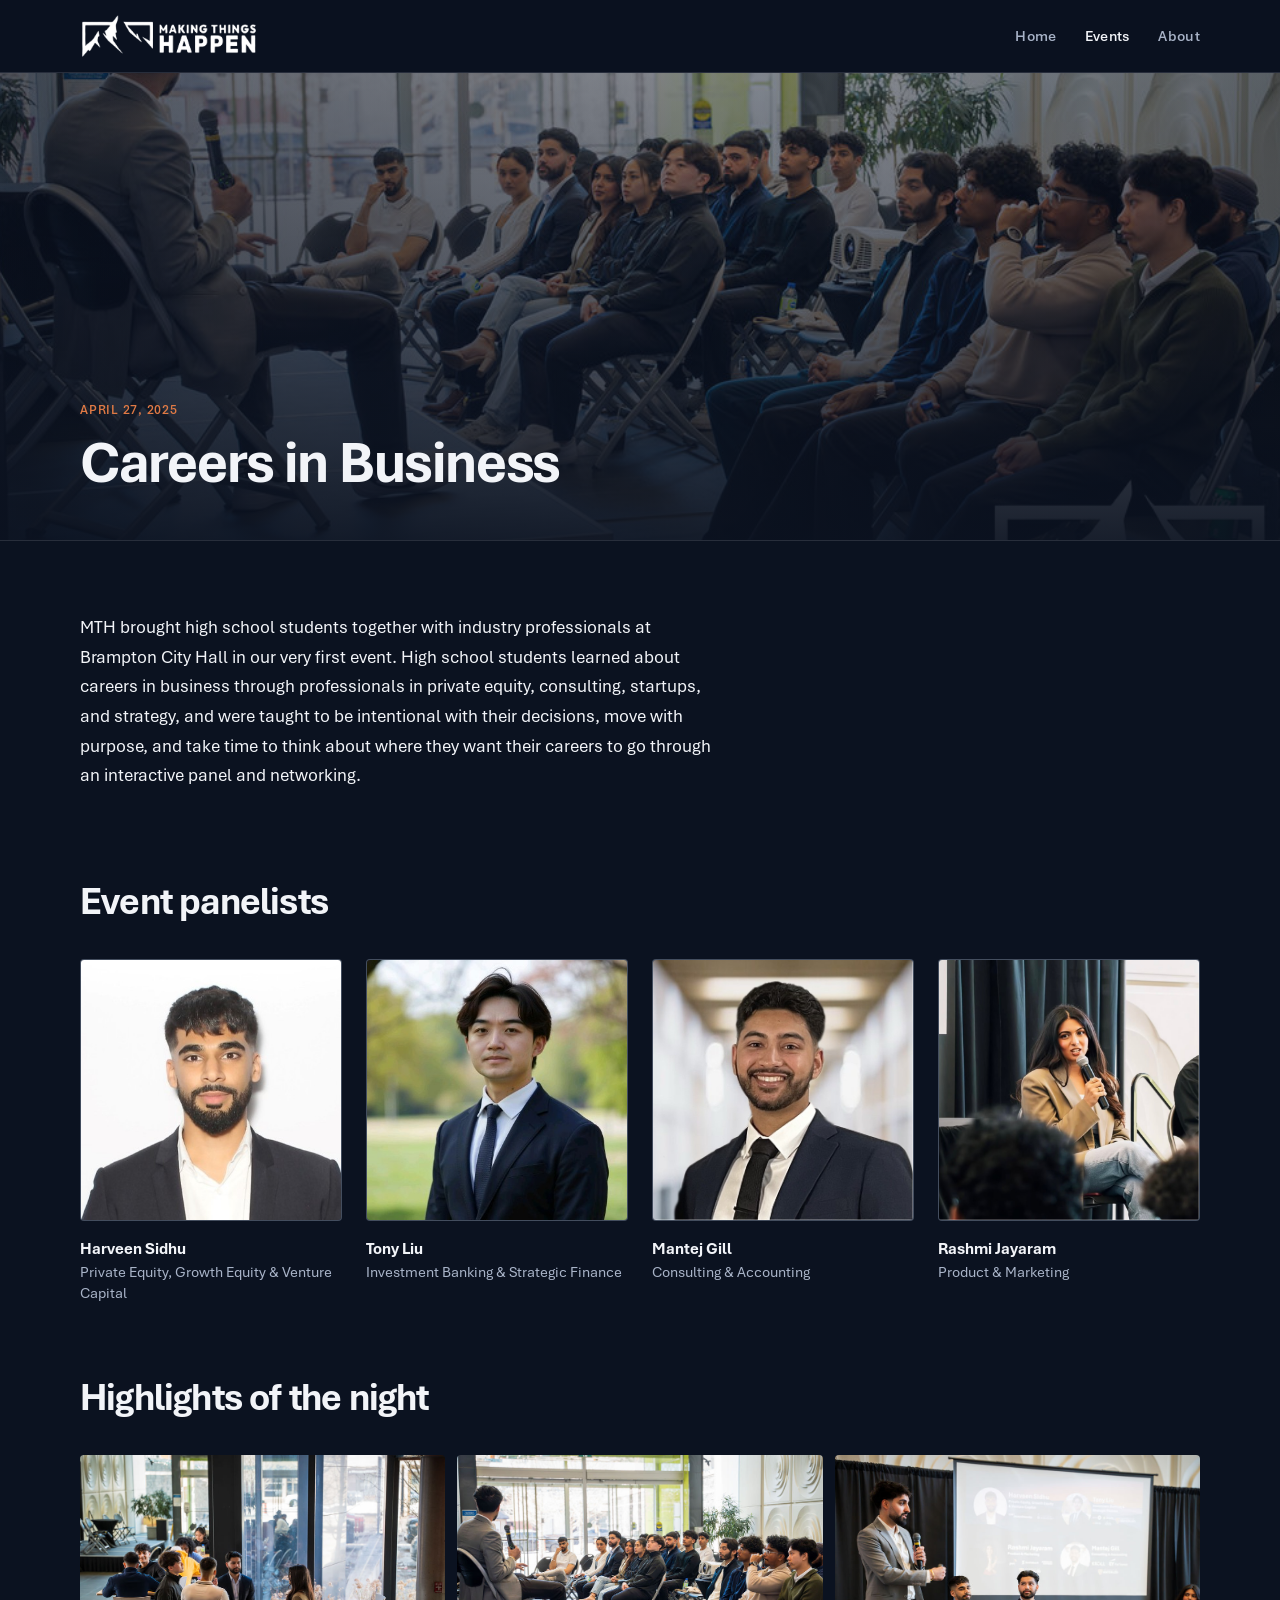
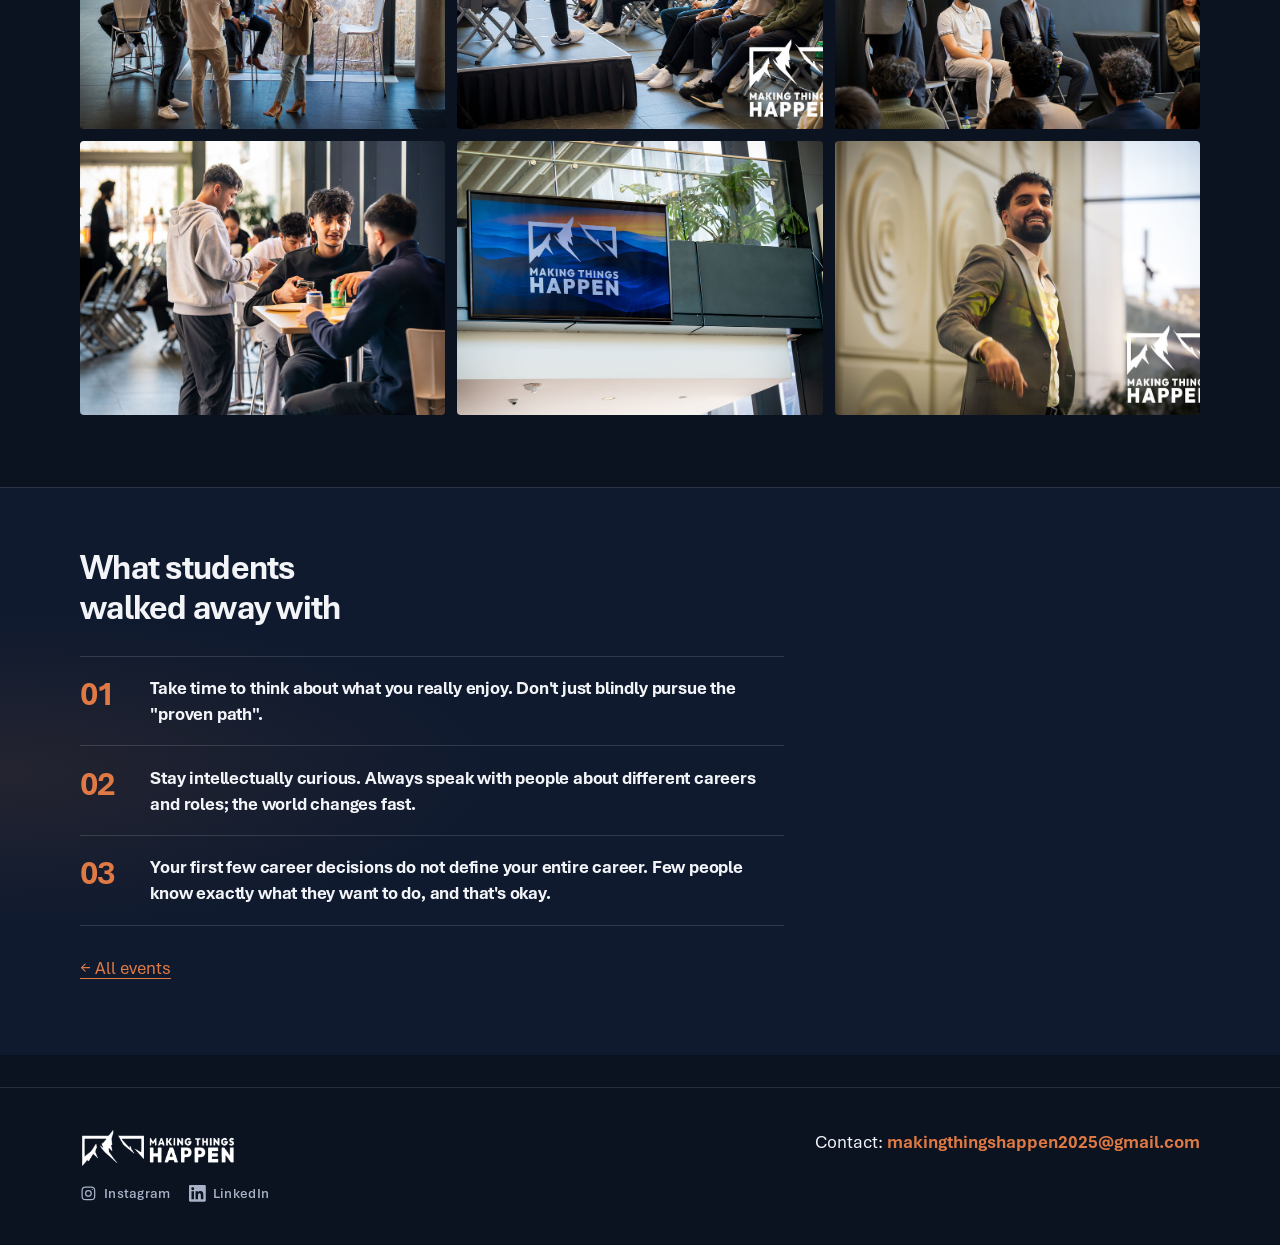
<file: events/careers-in-business-brampton.html>
<!DOCTYPE html>
<html lang="en">
  <head>
    <meta charset="utf-8" />
    <meta name="viewport" content="width=device-width, initial-scale=1" />
    <title>Careers in Business | Making Things Happen</title>
    <meta
      name="description"
      content="Recap: MTH's first event — Careers in Business on April 27, 2025, with Harveen Sidhu, Tony Liu, Mantej Gill, and Rashmi Jayaram."
    />
        <link rel="icon" href="../assets/logos/MTH/favicon.png" type="image/png" />
    <link rel="stylesheet" href="../css/styles.css" />
  </head>
  <body>
    <header class="site-header">
      <div class="container nav">
        <a class="logo" href="/">
          <img
            class="logo-img"
            src="../assets/logos/MTH/mth-logo-horizontal.png"
            alt="Making Things Happen"
            width="480"
            height="120"
          />
        </a>
        <button class="nav-toggle" type="button" aria-label="Menu" aria-expanded="false">
          <span></span><span></span><span></span>
        </button>
        <ul class="nav-links">
          <li><a href="/">Home</a></li>
          <li><a href="/events" aria-current="page">Events</a></li>
          <li><a href="/about">About</a></li>
        </ul>
      </div>
    </header>

    <main>
      <section class="event-banner event-banner--crowd">
        <div class="event-banner-media" aria-hidden="true">
          <img
            src="../assets/photos/careers-in-business-brampton/DSC08756-Enhanced-NR.jpg"
            alt=""
            loading="eager"
          />
        </div>
        <div class="event-banner-fade" aria-hidden="true"></div>
        <div class="event-banner-content reveal">
          <span class="event-tile-meta">April 27, 2025</span>
          <h1>Careers in Business</h1>
        </div>
      </section>

      <section class="section">
        <div class="container">
          <div class="reveal prose-narrow">
            <p>
              MTH brought high school students together with industry professionals at
              Brampton City Hall in our very first event. High school students learned about
              careers in business through professionals in private equity, consulting,
              startups, and strategy, and were taught to be intentional with their decisions,
              move with purpose, and take time to think about where they want their careers
              to go through an interactive panel and networking.
            </p>
          </div>
        </div>
      </section>

      <section class="section section--tight-top">
        <div class="container">
          <div class="section-header reveal">
            <h2>Event panelists</h2>
          </div>
          <ul class="panel-list reveal">
            <li>
              <div class="panel-photo">
                <img
                  src="../assets/Headshots/brampton/harveen-sidhu.jpg"
                  alt="Harveen Sidhu"
                  width="400"
                  height="400"
                />
              </div>
              <div>
                <p class="panel-name">Harveen Sidhu</p>
                <p class="panel-role">Private Equity, Growth Equity &amp; Venture Capital</p>
              </div>
            </li>
            <li>
              <div class="panel-photo">
                <img
                  src="../assets/Headshots/brampton/tony-liu.jpg"
                  alt="Tony Liu"
                  width="400"
                  height="400"
                />
              </div>
              <div>
                <p class="panel-name">Tony Liu</p>
                <p class="panel-role">Investment Banking &amp; Strategic Finance</p>
              </div>
            </li>
            <li>
              <div class="panel-photo">
                <img
                  src="../assets/Headshots/brampton/mantej-gill.jpg"
                  alt="Mantej Gill"
                  width="400"
                  height="400"
                />
              </div>
              <div>
                <p class="panel-name">Mantej Gill</p>
                <p class="panel-role">Consulting &amp; Accounting</p>
              </div>
            </li>
            <li>
              <div class="panel-photo">
                <img
                  src="../assets/Headshots/brampton/rashmi-jayaram.png"
                  alt="Rashmi Jayaram"
                  width="400"
                  height="400"
                />
              </div>
              <div>
                <p class="panel-name">Rashmi Jayaram</p>
                <p class="panel-role">Product &amp; Marketing</p>
              </div>
            </li>
          </ul>
        </div>
      </section>

      <section class="section section--tight-top">
        <div class="container">
          <div class="section-header reveal">
            <h2>Highlights of the night</h2>
          </div>
          <div class="photo-gallery reveal">
            <div class="photo-slot">
              <img
                src="../assets/photos/careers-in-business-brampton/DSC08619-Enhanced-NR.jpg"
                alt="Careers in Business event"
                width="1200"
                height="900"
                loading="lazy"
              />
            </div>
            <div class="photo-slot">
              <img
                src="../assets/photos/careers-in-business-brampton/DSC08756-Enhanced-NR.jpg"
                alt="Careers in Business event"
                width="1200"
                height="900"
                loading="lazy"
              />
            </div>
            <div class="photo-slot">
              <img
                src="../assets/photos/careers-in-business-brampton/DSC08781-Enhanced-NR.jpg"
                alt="Careers in Business event"
                width="1200"
                height="900"
                loading="lazy"
              />
            </div>
            <div class="photo-slot">
              <img
                src="../assets/photos/careers-in-business-brampton/MFM04127-Enhanced-NR.jpg"
                alt="Careers in Business event"
                width="1200"
                height="900"
                loading="lazy"
              />
            </div>
            <div class="photo-slot">
              <img
                src="../assets/photos/careers-in-business-brampton/MFM04523-Enhanced-NR.jpg"
                alt="Careers in Business event"
                width="1200"
                height="900"
                loading="lazy"
              />
            </div>
            <div class="photo-slot">
              <img
                src="../assets/photos/careers-in-business-brampton/MFM04838-Enhanced-NR.jpg"
                alt="Careers in Business event"
                width="1200"
                height="900"
                loading="lazy"
              />
            </div>
          </div>
        </div>
      </section>

      <section class="section section--takeaways">
        <div class="container">
          <div class="section-header reveal">
            <h2>What students walked away with</h2>
          </div>
          <div class="takeaways reveal">
            <ol>
              <li>
                Take time to think about what you really enjoy. Don't just blindly pursue
                the "proven path".
              </li>
              <li>
                Stay intellectually curious. Always speak with people about different careers
                and roles; the world changes fast.
              </li>
              <li>
                Your first few career decisions do not define your entire career. Few people
                know exactly what they want to do, and that's okay.
              </li>
            </ol>
          </div>
          <p class="reveal back-link">
            <a href="/events">← All events</a>
          </p>
        </div>
      </section>
    </main>

    <footer class="site-footer">
      <div class="container footer-inner">
        <div class="footer-brand">
          <a class="logo" href="/">
            <img
              class="logo-img"
              src="../assets/logos/MTH/mth-logo-horizontal.png"
              alt="Making Things Happen"
              width="480"
              height="120"
            />
          </a>
          <!-- PLACEHOLDER – REVIEW: footer tagline -->
          <nav class="footer-social" aria-label="Social">
            <a
              href="https://www.instagram.com/makingthingshappen.mth/"
              target="_blank"
              rel="noopener noreferrer"
            >
              <svg viewBox="0 0 24 24" aria-hidden="true" fill="none" stroke="currentColor" stroke-width="1.75">
                <rect x="3" y="3" width="18" height="18" rx="5" />
                <circle cx="12" cy="12" r="4" />
                <circle cx="17.5" cy="6.5" r="0.8" fill="currentColor" stroke="none" />
              </svg>
              <span>Instagram</span>
            </a>
            <a
              href="https://www.linkedin.com/company/makingthingshappen-mth/"
              target="_blank"
              rel="noopener noreferrer"
            >
              <svg viewBox="0 0 24 24" aria-hidden="true" fill="currentColor">
                <path d="M20.45 20.45h-3.56v-5.57c0-1.33-.02-3.04-1.85-3.04-1.85 0-2.14 1.45-2.14 2.94v5.67H9.35V9h3.41v1.56h.05c.48-.9 1.64-1.85 3.37-1.85 3.6 0 4.27 2.37 4.27 5.46v6.28zM5.34 7.43a2.06 2.06 0 1 1 0-4.12 2.06 2.06 0 0 1 0 4.12zM7.12 20.45H3.56V9h3.56v11.45zM22.23 0H1.77C.79 0 0 .77 0 1.73v20.54C0 23.23.79 24 1.77 24h20.45c.98 0 1.78-.77 1.78-1.73V1.73C24 .77 23.2 0 22.23 0z"/>
              </svg>
              <span>LinkedIn</span>
            </a>
          </nav>
        </div>
        <p class="footer-contact">
          Contact:
          <!-- PLACEHOLDER – REVIEW: replace with real MTH inbox -->
          <a href="mailto:makingthingshappen2025@gmail.com">makingthingshappen2025@gmail.com</a>
        </p>
      </div>
    </footer>

    <script src="../js/main.js"></script>
  </body>
</html>
</file>
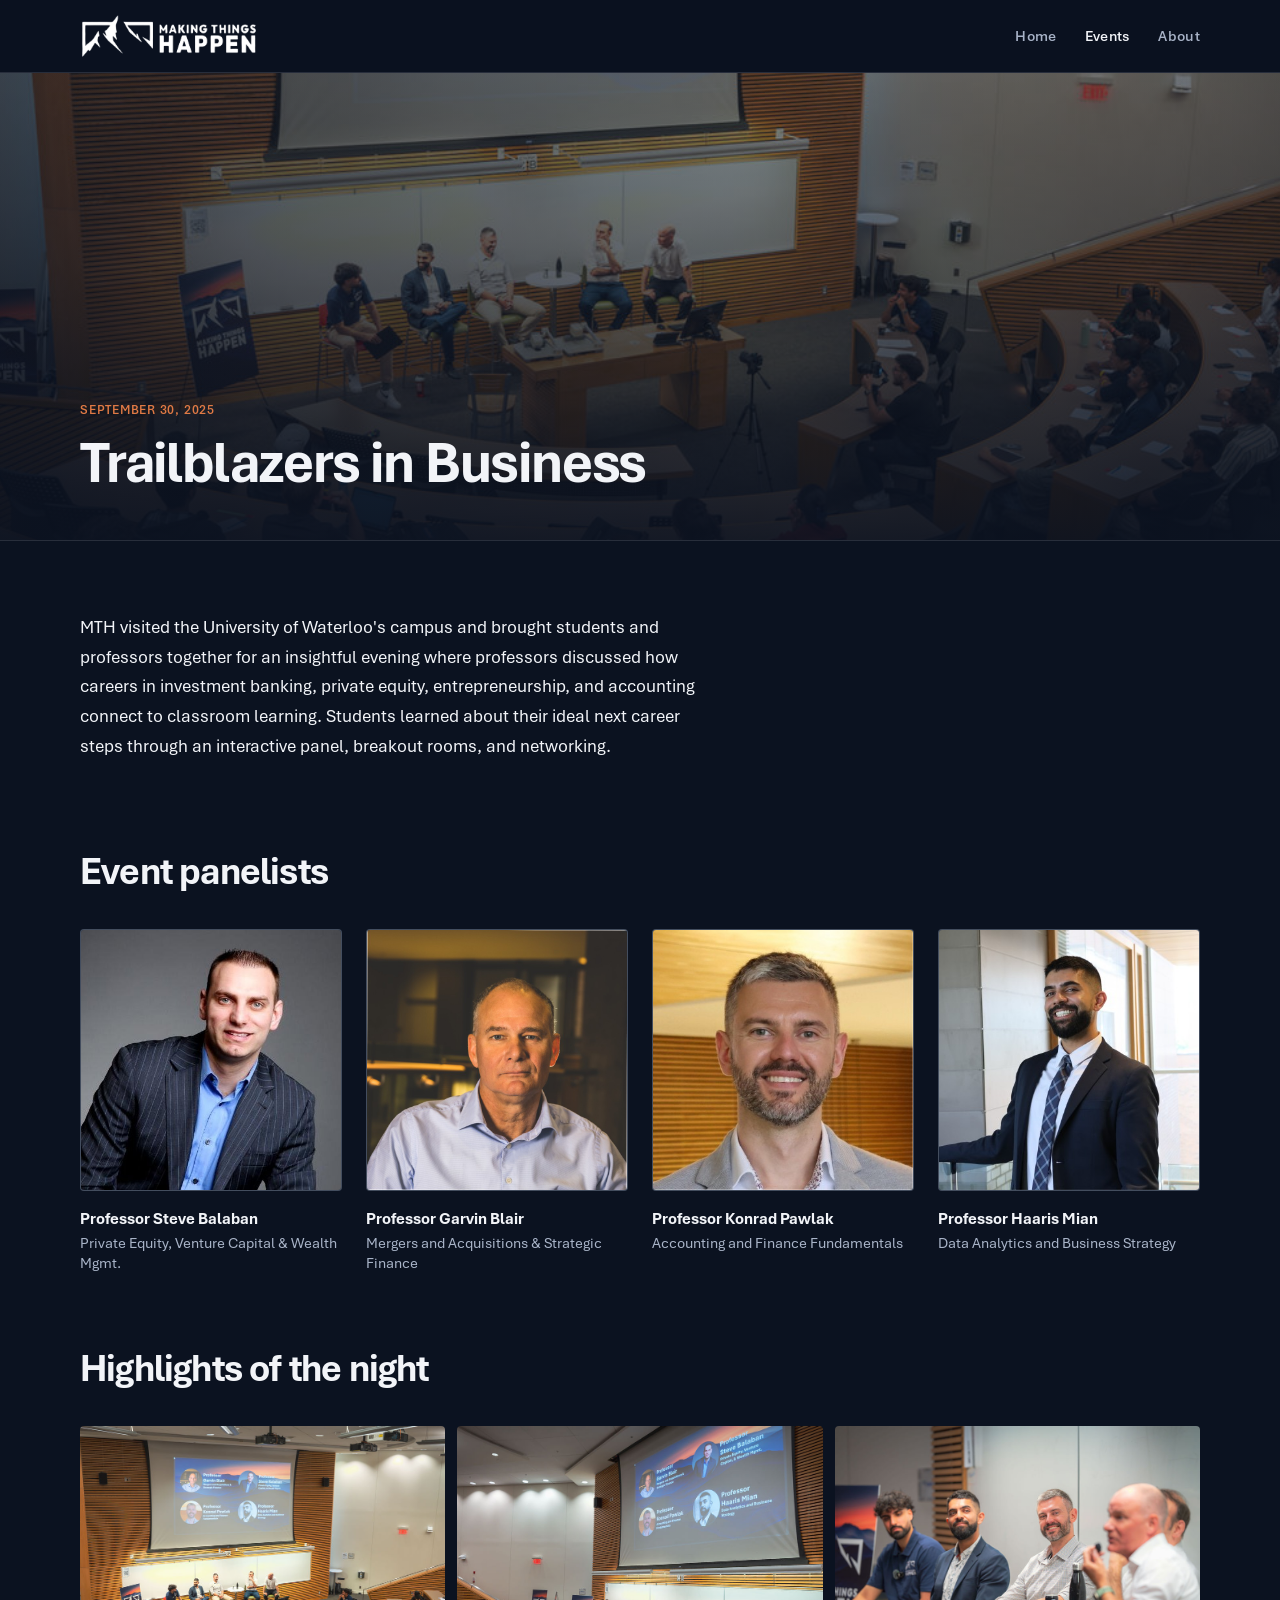
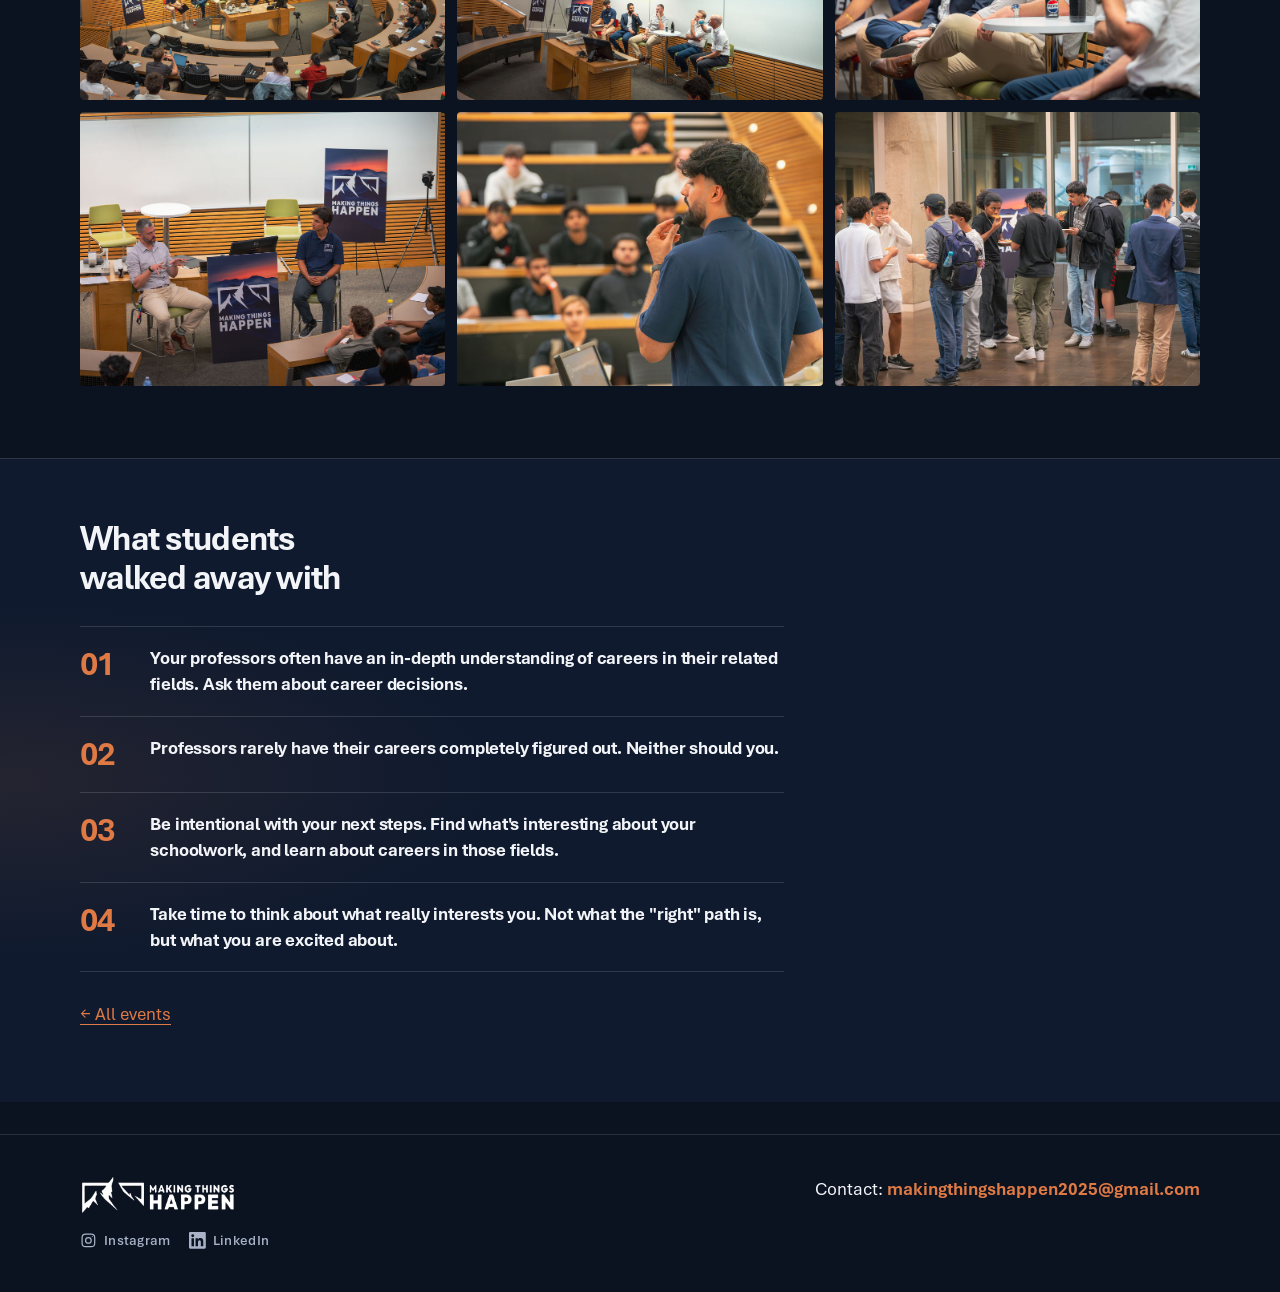
<file: events/trailblazers-in-business.html>
<!DOCTYPE html>
<html lang="en">
  <head>
    <meta charset="utf-8" />
    <meta name="viewport" content="width=device-width, initial-scale=1" />
    <title>Trailblazers in Business | Making Things Happen</title>
    <meta
      name="description"
      content="Recap: Trailblazers in Business — Waterloo professors Steve Balaban, Garvin Blair, Konrad Pawlak, and Haaris Mian on career paths, passion, and profession."
    />
        <link rel="icon" href="../assets/logos/MTH/favicon.png" type="image/png" />
    <link rel="stylesheet" href="../css/styles.css" />
  </head>
  <body>
    <header class="site-header">
      <div class="container nav">
        <a class="logo" href="/">
          <img
            class="logo-img"
            src="../assets/logos/MTH/mth-logo-horizontal.png"
            alt="Making Things Happen"
            width="480"
            height="120"
          />
        </a>
        <button class="nav-toggle" type="button" aria-label="Menu" aria-expanded="false">
          <span></span><span></span><span></span>
        </button>
        <ul class="nav-links">
          <li><a href="/">Home</a></li>
          <li><a href="/events" aria-current="page">Events</a></li>
          <li><a href="/about">About</a></li>
        </ul>
      </div>
    </header>

    <main>
      <section class="event-banner event-banner--crowd event-banner--audience">
        <div class="event-banner-media" aria-hidden="true">
          <img
            src="../assets/photos/trailblazers-in-business/DSC09768.jpg"
            alt=""
            loading="eager"
          />
        </div>
        <div class="event-banner-fade" aria-hidden="true"></div>
        <div class="event-banner-content reveal">
          <span class="event-tile-meta">September 30, 2025</span>
          <h1>Trailblazers in Business</h1>
        </div>
      </section>

      <section class="section">
        <div class="container">
          <div class="reveal prose-narrow">
            <p>
              MTH visited the University of Waterloo's campus and brought students and
              professors together for an insightful evening where professors discussed how
              careers in investment banking, private equity, entrepreneurship, and accounting
              connect to classroom learning. Students learned about their ideal next career
              steps through an interactive panel, breakout rooms, and networking.
            </p>
          </div>
        </div>
      </section>

      <section class="section section--tight-top">
        <div class="container">
          <div class="section-header reveal">
            <h2>Event panelists</h2>
          </div>
          <ul class="panel-list reveal">
            <li>
              <div class="panel-photo">
                <img
                  src="../assets/Headshots/professors/steve-balaban.jpg"
                  alt="Steve Balaban"
                  width="400"
                  height="400"
                />
              </div>
              <div>
                <p class="panel-name">Professor Steve Balaban</p>
                <p class="panel-role">Private Equity, Venture Capital &amp; Wealth Mgmt.</p>
              </div>
            </li>
            <li>
              <div class="panel-photo">
                <img
                  src="../assets/Headshots/professors/garvin-blair.jpg"
                  alt="Garvin Blair"
                  width="400"
                  height="400"
                />
              </div>
              <div>
                <p class="panel-name">Professor Garvin Blair</p>
                <p class="panel-role">Mergers and Acquisitions &amp; Strategic Finance</p>
              </div>
            </li>
            <li>
              <div class="panel-photo">
                <img
                  src="../assets/Headshots/professors/konrad-pawlak.jpg"
                  alt="Konrad Pawlak"
                  width="400"
                  height="400"
                />
              </div>
              <div>
                <p class="panel-name">Professor Konrad Pawlak</p>
                <p class="panel-role">Accounting and Finance Fundamentals</p>
              </div>
            </li>
            <li>
              <div class="panel-photo">
                <img
                  src="../assets/Headshots/professors/haaris-mian.jpg"
                  alt="Haaris Mian"
                  width="400"
                  height="400"
                />
              </div>
              <div>
                <p class="panel-name">Professor Haaris Mian</p>
                <p class="panel-role">Data Analytics and Business Strategy</p>
              </div>
            </li>
          </ul>
        </div>
      </section>

      <section class="section section--tight-top">
        <div class="container">
          <div class="section-header reveal">
            <h2>Highlights of the night</h2>
          </div>
          <div class="photo-gallery reveal">
            <div class="photo-slot">
              <img
                src="../assets/photos/trailblazers-in-business/DSC09768.jpg"
                alt="Trailblazers in Business event"
                width="1200"
                height="900"
                loading="lazy"
              />
            </div>
            <div class="photo-slot">
              <img
                src="../assets/photos/trailblazers-in-business/DSC09780.jpg"
                alt="Trailblazers in Business event"
                width="1200"
                height="900"
                loading="lazy"
              />
            </div>
            <div class="photo-slot">
              <img
                src="../assets/photos/trailblazers-in-business/MFM06890.jpg"
                alt="Trailblazers in Business event"
                width="1200"
                height="900"
                loading="lazy"
              />
            </div>
            <div class="photo-slot">
              <img
                src="../assets/photos/trailblazers-in-business/MFM07058.jpg"
                alt="Trailblazers in Business event"
                width="1200"
                height="900"
                loading="lazy"
              />
            </div>
            <div class="photo-slot">
              <img
                src="../assets/photos/trailblazers-in-business/MFM07100.jpg"
                alt="Trailblazers in Business event"
                width="1200"
                height="900"
                loading="lazy"
              />
            </div>
            <div class="photo-slot">
              <img
                src="../assets/photos/trailblazers-in-business/MFM07187.jpg"
                alt="Trailblazers in Business event"
                width="1200"
                height="900"
                loading="lazy"
              />
            </div>
          </div>
        </div>
      </section>

      <section class="section section--takeaways">
        <div class="container">
          <div class="section-header reveal">
            <h2>What students walked away with</h2>
          </div>
          <div class="takeaways reveal">
            <ol>
              <li>
                Your professors often have an in-depth understanding of careers in their
                related fields. Ask them about career decisions.
              </li>
              <li>
                Professors rarely have their careers completely figured out. Neither should
                you.
              </li>
              <li>
                Be intentional with your next steps. Find what's interesting about your
                schoolwork, and learn about careers in those fields.
              </li>
              <li>
                Take time to think about what really interests you. Not what the "right" path
                is, but what you are excited about.
              </li>
            </ol>
          </div>
          <p class="reveal back-link">
            <a href="/events">← All events</a>
          </p>
        </div>
      </section>
    </main>

    <footer class="site-footer">
      <div class="container footer-inner">
        <div class="footer-brand">
          <a class="logo" href="/">
            <img
              class="logo-img"
              src="../assets/logos/MTH/mth-logo-horizontal.png"
              alt="Making Things Happen"
              width="480"
              height="120"
            />
          </a>
          <!-- PLACEHOLDER – REVIEW: footer tagline -->
          <nav class="footer-social" aria-label="Social">
            <a
              href="https://www.instagram.com/makingthingshappen.mth/"
              target="_blank"
              rel="noopener noreferrer"
            >
              <svg viewBox="0 0 24 24" aria-hidden="true" fill="none" stroke="currentColor" stroke-width="1.75">
                <rect x="3" y="3" width="18" height="18" rx="5" />
                <circle cx="12" cy="12" r="4" />
                <circle cx="17.5" cy="6.5" r="0.8" fill="currentColor" stroke="none" />
              </svg>
              <span>Instagram</span>
            </a>
            <a
              href="https://www.linkedin.com/company/makingthingshappen-mth/"
              target="_blank"
              rel="noopener noreferrer"
            >
              <svg viewBox="0 0 24 24" aria-hidden="true" fill="currentColor">
                <path d="M20.45 20.45h-3.56v-5.57c0-1.33-.02-3.04-1.85-3.04-1.85 0-2.14 1.45-2.14 2.94v5.67H9.35V9h3.41v1.56h.05c.48-.9 1.64-1.85 3.37-1.85 3.6 0 4.27 2.37 4.27 5.46v6.28zM5.34 7.43a2.06 2.06 0 1 1 0-4.12 2.06 2.06 0 0 1 0 4.12zM7.12 20.45H3.56V9h3.56v11.45zM22.23 0H1.77C.79 0 0 .77 0 1.73v20.54C0 23.23.79 24 1.77 24h20.45c.98 0 1.78-.77 1.78-1.73V1.73C24 .77 23.2 0 22.23 0z"/>
              </svg>
              <span>LinkedIn</span>
            </a>
          </nav>
        </div>
        <p class="footer-contact">
          Contact:
          <!-- PLACEHOLDER – REVIEW: replace with real MTH inbox -->
          <a href="mailto:makingthingshappen2025@gmail.com">makingthingshappen2025@gmail.com</a>
        </p>
      </div>
    </footer>

    <script src="../js/main.js"></script>
  </body>
</html>
</file>
<file: css/styles.css>
/* Making Things Happen — design tokens from event deck */
@font-face {
  font-family: Aptos;
  src: url("../assets/fonts/Aptos.ttf") format("truetype");
  font-weight: 400;
  font-style: normal;
  font-display: swap;
}

@font-face {
  font-family: Aptos;
  src: url("../assets/fonts/Aptos-SemiBold.ttf") format("truetype");
  font-weight: 600;
  font-style: normal;
  font-display: swap;
}

@font-face {
  font-family: Aptos;
  src: url("../assets/fonts/Aptos-Bold.ttf") format("truetype");
  font-weight: 700;
  font-style: normal;
  font-display: swap;
}

@font-face {
  font-family: Aptos;
  src: url("../assets/fonts/Aptos-ExtraBold.ttf") format("truetype");
  font-weight: 800;
  font-style: normal;
  font-display: swap;
}

@font-face {
  font-family: "Aptos Display";
  src: url("../assets/fonts/Aptos-Display.ttf") format("truetype");
  font-weight: 400;
  font-style: normal;
  font-display: swap;
}

@font-face {
  font-family: "Aptos Display";
  src: url("../assets/fonts/Aptos-Display-Bold.ttf") format("truetype");
  font-weight: 700;
  font-style: normal;
  font-display: swap;
}

:root {
  --navy-deep: #0b1220;
  --navy: #0f1a2e;
  --blue-mid: #16233d;
  --blue-soft: #1e3050;
  --amber-horizon: #e8823c;
  --accent: #e07a45;
  --accent-hover: #f08a55;
  --text: #f2f4f8;
  --text-muted: #a8b3c7;
  --border: rgba(242, 244, 248, 0.12);
  --placeholder: #2a3548;
  --font-display: "Aptos Display", Aptos, "Segoe UI", system-ui, sans-serif;
  --font-body: Aptos, "Segoe UI", system-ui, sans-serif;
  --max: 1120px;
  --nav-h: 4.5rem;
  --ease: cubic-bezier(0.22, 1, 0.36, 1);
}

*,
*::before,
*::after {
  box-sizing: border-box;
}

html {
  scroll-behavior: smooth;
}

body {
  margin: 0;
  font-family: var(--font-body);
  font-size: 1.125rem;
  line-height: 1.65;
  color: var(--text);
  background: var(--navy-deep);
  -webkit-font-smoothing: antialiased;
}

img {
  max-width: 100%;
  height: auto;
  display: block;
}

a {
  color: var(--accent);
  text-decoration-thickness: 1px;
  text-underline-offset: 0.2em;
  transition: color 0.2s ease;
}

a:hover {
  color: var(--accent-hover);
}

h1,
h2,
h3 {
  font-family: var(--font-display);
  font-weight: 700;
  line-height: 1.1;
  letter-spacing: -0.02em;
  margin: 0 0 0.75rem;
}

h1 {
  font-size: clamp(2.25rem, 5.5vw, 3.75rem);
}

h2 {
  font-size: clamp(1.75rem, 3.5vw, 2.5rem);
}

h3 {
  font-size: clamp(1.25rem, 2vw, 1.5rem);
}

p {
  margin: 0 0 1rem;
}

.accent {
  color: var(--accent);
}

.container {
  width: min(100% - 2.5rem, var(--max));
  margin-inline: auto;
}

.sr-only {
  position: absolute;
  width: 1px;
  height: 1px;
  padding: 0;
  margin: -1px;
  overflow: hidden;
  clip: rect(0, 0, 0, 0);
  border: 0;
}

/* —— Nav —— */
.site-header {
  position: sticky;
  top: 0;
  z-index: 100;
  background: rgba(11, 18, 32, 0.85);
  backdrop-filter: blur(12px);
  border-bottom: 1px solid var(--border);
}

.nav {
  display: flex;
  align-items: center;
  justify-content: space-between;
  min-height: var(--nav-h);
  gap: 1rem;
}

.logo {
  display: inline-flex;
  align-items: center;
  color: var(--text);
  text-decoration: none;
  flex-shrink: 0;
}

.logo:hover {
  color: var(--text);
  opacity: 0.92;
}

/* Horizontal lockup — black plate knocked out on dark chrome */
.logo-img {
  display: block;
  height: 2.85rem;
  width: auto;
  max-width: min(320px, 50vw);
  mix-blend-mode: screen;
}

.footer-brand .logo-img {
  height: 2.5rem;
}

@media (max-width: 640px) {
  .logo-img {
    height: 2.25rem;
  }
}

.nav-links {
  display: flex;
  align-items: center;
  gap: 1.75rem;
  list-style: none;
  margin: 0;
  padding: 0;
}

.nav-links a {
  color: var(--text-muted);
  text-decoration: none;
  font-size: 0.95rem;
  font-weight: 600;
  letter-spacing: 0.02em;
}

.nav-links a:hover,
.nav-links a[aria-current="page"] {
  color: var(--text);
}

.nav-toggle {
  display: none;
  background: none;
  border: 1px solid var(--border);
  color: var(--text);
  width: 2.5rem;
  height: 2.5rem;
  border-radius: 4px;
  cursor: pointer;
  padding: 0;
}

.nav-toggle span {
  display: block;
  width: 1.1rem;
  height: 2px;
  background: var(--text);
  margin: 5px auto;
}

@media (max-width: 640px) {
  .nav-toggle {
    display: block;
  }

  .nav-links {
    display: none;
    position: absolute;
    top: var(--nav-h);
    left: 0;
    right: 0;
    flex-direction: column;
    align-items: stretch;
    gap: 0;
    background: var(--navy);
    border-bottom: 1px solid var(--border);
    padding: 0.5rem 0;
  }

  .nav-links.is-open {
    display: flex;
  }

  .nav-links a {
    padding: 0.85rem 1.25rem;
  }
}

/* —— Hero (event photo collage + overlaid copy) —— */
.hero {
  position: relative;
  min-height: min(64vh, 560px);
  display: flex;
  align-items: center;
  overflow: hidden;
  background: var(--navy-deep);
}

.hero-visual {
  position: absolute;
  inset: 0;
  transform: translateZ(0);
  will-change: transform;
}

.hero-collage-grid {
  display: grid;
  grid-template-columns: repeat(5, 1fr);
  grid-template-rows: repeat(3, 1fr);
  gap: 0.28rem;
  width: 100%;
  height: 100%;
  padding: 0.28rem;
}

.hero-collage-grid img {
  width: 100%;
  height: 100%;
  object-fit: cover;
  display: block;
  min-height: 0;
}

.hero-fade {
  position: absolute;
  inset: 0;
  background:
    linear-gradient(
      180deg,
      rgba(11, 18, 32, 0.72) 0%,
      rgba(11, 18, 32, 0.82) 45%,
      rgba(11, 18, 32, 0.9) 100%
    ),
    linear-gradient(
      90deg,
      rgba(11, 18, 32, 0.55) 0%,
      rgba(11, 18, 32, 0.4) 50%,
      rgba(11, 18, 32, 0.5) 100%
    );
  pointer-events: none;
}

.hero-content {
  position: relative;
  z-index: 2;
  width: min(100% - 2.5rem, var(--max));
  margin: 0 auto;
  padding: 3rem 0 3.25rem;
}

@media (max-width: 900px) {
  .hero-collage-grid {
    grid-template-columns: repeat(4, 1fr);
    grid-template-rows: repeat(4, 1fr);
  }

  .hero-collage-grid img:nth-child(n + 13) {
    display: none;
  }
}

@media (max-width: 700px) {
  .hero {
    min-height: min(58vh, 480px);
  }

  .hero-collage-grid {
    grid-template-columns: repeat(3, 1fr);
    grid-template-rows: repeat(3, 1fr);
  }

  .hero-collage-grid img:nth-child(n + 10) {
    display: none;
  }

  .hero-content {
    padding: 2.25rem 0 2.5rem;
  }
}

.hero-mission {
  max-width: 52rem;
  font-family: var(--font-display);
  font-size: clamp(1.85rem, 4.8vw, 3.35rem);
  line-height: 1.2;
  font-weight: 700;
  letter-spacing: -0.02em;
  margin-bottom: 1.5rem;
  text-shadow: 0 2px 24px rgba(11, 18, 32, 0.45);
}

.hero-diff {
  max-width: 40rem;
  color: var(--text);
  font-size: clamp(1.15rem, 2.4vw, 1.55rem);
  line-height: 1.45;
  font-weight: 500;
  margin-bottom: 0;
  opacity: 0.92;
  text-shadow: 0 1px 16px rgba(11, 18, 32, 0.4);
}

.hero-diff .accent {
  color: var(--accent);
  font-weight: 700;
}

/* Page hero (inner pages) — same mountain treatment as home */
.page-hero {
  position: relative;
  padding: 3.5rem 0 2.75rem;
  border-bottom: 1px solid var(--border);
  background: var(--navy-deep);
  overflow: hidden;
}

.page-hero::before {
  content: "";
  position: absolute;
  inset: 0;
  background:
    linear-gradient(
      90deg,
      rgba(11, 18, 32, 0.78) 0%,
      rgba(11, 18, 32, 0.5) 55%,
      rgba(11, 18, 32, 0.35) 100%
    ),
    url("../assets/mth-background.png") center 40% / cover no-repeat;
  z-index: 0;
}

.page-hero .container {
  position: relative;
  z-index: 1;
}

.page-hero p {
  max-width: 36rem;
  color: var(--text-muted);
  margin-bottom: 0;
}

/* —— Sections —— */
.section {
  padding: 4.5rem 0;
}

.section--tight-top {
  padding-top: 0;
}

.prose-narrow {
  max-width: 40rem;
}

.section-header {
  margin-bottom: 2.25rem;
}

.section-header p {
  color: var(--text-muted);
  max-width: 34rem;
  margin-bottom: 0;
}

.section-label {
  font-size: 0.8rem;
  font-weight: 700;
  letter-spacing: 0.12em;
  text-transform: uppercase;
  color: var(--accent);
  margin-bottom: 0.5rem;
}

/* —— Values (numbered columns — distinct from event tiles) —— */
.section--values {
  position: relative;
  padding: 5rem 0 4.75rem;
  overflow: hidden;
  border: none;
  background: var(--navy);
}

.section-values-inner {
  position: relative;
  z-index: 1;
}

.section--values .section-header {
  max-width: 40rem;
  margin-bottom: 3rem;
}

.section--values .section-header h2 {
  font-size: clamp(2rem, 4.5vw, 3rem);
}

.section--values .section-header p:not(.section-label) {
  color: rgba(242, 244, 248, 0.78);
  font-size: 1.12rem;
}

.values-grid {
  display: grid;
  grid-template-columns: repeat(3, 1fr);
  gap: 0;
  border-top: 1px solid rgba(242, 244, 248, 0.18);
}

@media (max-width: 800px) {
  .values-grid {
    grid-template-columns: 1fr;
    border-top: none;
  }
}

.value-item {
  position: relative;
  padding: 2rem 1.75rem 0.5rem 0;
  border: none;
  background: none;
}

.value-item + .value-item {
  padding-left: 1.75rem;
  border-left: 1px solid rgba(242, 244, 248, 0.16);
}

@media (max-width: 800px) {
  .value-item {
    padding: 1.75rem 0;
    border-top: 1px solid rgba(242, 244, 248, 0.16);
  }

  .value-item + .value-item {
    padding-left: 0;
    border-left: none;
  }
}

.value-num {
  display: block;
  font-family: var(--font-display);
  font-size: clamp(2.5rem, 5vw, 3.5rem);
  font-weight: 700;
  line-height: 1;
  letter-spacing: -0.03em;
  color: var(--accent);
  margin-bottom: 1rem;
  opacity: 0.95;
}

.value-item h3 {
  font-size: clamp(1.35rem, 2.5vw, 1.65rem);
  color: var(--text);
  margin-bottom: 0.75rem;
}

.value-item p {
  color: rgba(242, 244, 248, 0.72);
  font-size: 1.05rem;
  line-height: 1.55;
  margin-bottom: 0;
  max-width: 22rem;
}

/* Amber horizon rule between values and events */
.section-break {
  height: 3px;
  background: linear-gradient(
    90deg,
    transparent 0%,
    var(--amber-horizon) 20%,
    var(--accent) 50%,
    var(--amber-horizon) 80%,
    transparent 100%
  );
  opacity: 0.85;
}

.section--events {
  padding-top: 4.75rem;
  background: var(--navy-deep);
}

/* —— Event tiles —— */
.event-grid {
  display: grid;
  grid-template-columns: repeat(3, 1fr);
  gap: 1.25rem;
}

@media (max-width: 900px) {
  .event-grid {
    grid-template-columns: 1fr 1fr;
  }
}

@media (max-width: 560px) {
  .event-grid {
    grid-template-columns: 1fr;
  }
}

.event-tile {
  display: flex;
  flex-direction: column;
  padding: 0;
  overflow: hidden;
  background: linear-gradient(160deg, var(--blue-soft) 0%, var(--navy) 100%);
  border: 1px solid var(--border);
  border-radius: 6px;
  color: var(--text);
  text-decoration: none;
  transition: border-color 0.25s var(--ease), transform 0.25s var(--ease);
}

.event-tile:hover {
  color: var(--text);
  border-color: rgba(224, 122, 69, 0.45);
  transform: translateY(-3px);
}

.event-tile-media {
  aspect-ratio: 16 / 10;
  overflow: hidden;
  background: var(--navy-deep);
}

.event-tile-media img {
  width: 100%;
  height: 100%;
  object-fit: cover;
  display: block;
  transition: transform 0.45s var(--ease);
}

.event-tile:hover .event-tile-media img {
  transform: scale(1.04);
}

.event-tile-body {
  display: flex;
  flex-direction: column;
  flex: 1;
  padding: 1.35rem 1.4rem 1.5rem;
}

.event-tile.is-placeholder {
  background: var(--placeholder);
  border-style: dashed;
  opacity: 0.55;
  cursor: default;
  pointer-events: none;
}

.event-tile.is-placeholder:hover {
  transform: none;
  border-color: var(--border);
}

.event-tile-meta {
  font-size: 0.8rem;
  font-weight: 600;
  letter-spacing: 0.06em;
  text-transform: uppercase;
  color: var(--accent);
  margin-bottom: 0.75rem;
}

.event-tile.is-placeholder .event-tile-meta {
  color: var(--text-muted);
}

.event-tile h3 {
  margin-bottom: 0.65rem;
}

.event-tile p {
  color: var(--text-muted);
  font-size: 0.98rem;
  flex: 1;
  margin-bottom: 1rem;
}

.event-tile-cta {
  font-size: 0.9rem;
  font-weight: 700;
  color: var(--accent);
  margin-top: auto;
}

/* —— Team —— */
.team-grid {
  display: grid;
  grid-template-columns: repeat(2, minmax(0, 200px));
  justify-content: center;
  gap: 2.75rem 3.5rem;
  margin-inline: auto;
}

.team-grid--members {
  grid-template-columns: repeat(4, minmax(0, 200px));
  margin-top: 3.5rem;
}

@media (max-width: 900px) {
  .team-grid--members {
    grid-template-columns: repeat(2, minmax(0, 200px));
  }
}

@media (max-width: 700px) {
  .team-grid {
    grid-template-columns: minmax(0, 200px);
    gap: 3rem;
  }

  .team-grid--members {
    grid-template-columns: minmax(0, 200px);
    margin-top: 3rem;
  }
}

.team-card {
  display: flex;
  flex-direction: column;
  align-items: center;
  text-align: center;
  gap: 1.15rem;
}

.team-photo {
  width: 100%;
  aspect-ratio: 2 / 3;
  background: var(--placeholder);
  border: 1px solid var(--border);
  border-radius: 4px;
  overflow: hidden;
}

.team-photo img {
  width: 100%;
  height: 100%;
  object-fit: cover;
}

.team-info {
  display: flex;
  flex-direction: column;
  align-items: center;
  width: 100%;
}

.team-name {
  margin-bottom: 0.2rem;
  font-size: clamp(1.35rem, 2.5vw, 1.65rem);
}

.team-school {
  color: var(--text-muted);
  font-size: 1rem;
}

.team-info:has(.employer-logos) .team-school {
  margin-bottom: 1.15rem;
}

.employer-logos {
  display: flex;
  flex-direction: column;
  align-items: center;
  justify-content: flex-start;
  gap: 1.15rem;
  width: 100%;
}

/* Shared logo slot — same visual weight, truly centered */
.employer-logos img {
  display: block;
  width: 132px;
  height: 40px;
  margin-inline: auto;
  object-fit: contain;
  object-position: center;
  opacity: 0.95;
}

.employer-logos img.logo-bcg {
  width: 168px;
  height: 56px;
}

/* Dark wordmarks that need to read white on navy */
.employer-logos img.logo-invert {
  filter: brightness(0) invert(1);
}

/* —— Event recap —— */
.event-banner {
  position: relative;
  min-height: min(52vh, 480px);
  display: flex;
  align-items: flex-end;
  overflow: hidden;
  background: var(--navy-deep);
  border-bottom: 1px solid var(--border);
}

.event-banner-media {
  position: absolute;
  inset: 0;
}

.event-banner-media img {
  width: 100%;
  height: 100%;
  object-fit: cover;
  object-position: center 35%;
  display: block;
  transform: scale(1.04);
  animation: event-banner-drift 18s var(--ease) infinite alternate;
}

.event-banner--crowd .event-banner-media img {
  object-position: center 45%;
}

.event-banner--audience .event-banner-media img {
  object-position: center 78%;
}

@keyframes event-banner-drift {
  from {
    transform: scale(1.04) translate3d(0, 0, 0);
  }
  to {
    transform: scale(1.1) translate3d(-1.5%, -1%, 0);
  }
}

@media (prefers-reduced-motion: reduce) {
  .event-banner-media img {
    animation: none;
    transform: none;
  }
}

.event-banner-fade {
  position: absolute;
  inset: 0;
  background:
    linear-gradient(
      180deg,
      rgba(11, 18, 32, 0.35) 0%,
      rgba(11, 18, 32, 0.55) 45%,
      rgba(11, 18, 32, 0.92) 100%
    ),
    linear-gradient(
      90deg,
      rgba(11, 18, 32, 0.55) 0%,
      rgba(11, 18, 32, 0.2) 60%,
      rgba(11, 18, 32, 0.35) 100%
    );
  pointer-events: none;
}

.event-banner-content {
  position: relative;
  z-index: 1;
  width: min(100% - 2.5rem, var(--max));
  margin: 0 auto;
  padding: 4rem 0 2.75rem;
}

.event-banner .event-tile-meta {
  margin-bottom: 0.65rem;
  display: inline-block;
}

.event-banner h1 {
  max-width: 18ch;
  font-size: clamp(2.15rem, 5.5vw, 3.75rem);
  line-height: 1.08;
  margin: 0;
  text-wrap: balance;
}

@media (max-width: 700px) {
  .event-banner {
    min-height: min(44vh, 380px);
  }

  .event-banner-content {
    padding: 3rem 0 2.25rem;
  }
}

.panel-list {
  list-style: none;
  margin: 0;
  padding: 0;
  display: grid;
  grid-template-columns: repeat(4, 1fr);
  gap: 1.5rem;
}

@media (max-width: 900px) {
  .panel-list {
    grid-template-columns: repeat(2, 1fr);
  }
}

@media (max-width: 480px) {
  .panel-list {
    grid-template-columns: 1fr;
  }
}

.panel-list li {
  display: flex;
  flex-direction: column;
  gap: 0.85rem;
  padding: 0;
  border: none;
}

.panel-list li:first-child {
  border-top: none;
}

.panel-photo {
  aspect-ratio: 1 / 1;
  border-radius: 4px;
  overflow: hidden;
  background: var(--placeholder);
  border: 1px solid var(--border);
}

.panel-photo img {
  width: 100%;
  height: 100%;
  object-fit: cover;
}

.panel-name {
  font-family: var(--font-display);
  font-size: 1.05rem;
  font-weight: 700;
  margin: 0;
}

.panel-role {
  color: var(--text-muted);
  font-size: 0.95rem;
  margin: 0;
  line-height: 1.35;
}

.photo-gallery {
  display: grid;
  grid-template-columns: repeat(3, 1fr);
  gap: 0.75rem;
}

@media (max-width: 700px) {
  .photo-gallery {
    grid-template-columns: 1fr 1fr;
  }
}

.photo-slot {
  aspect-ratio: 4 / 3;
  background: var(--placeholder);
  border-radius: 4px;
  overflow: hidden;
}

.photo-slot img {
  width: 100%;
  height: 100%;
  object-fit: cover;
  display: block;
}

.section--takeaways {
  padding: 3.75rem 0 3.5rem;
  background:
    radial-gradient(ellipse 70% 50% at 0% 50%, rgba(224, 122, 69, 0.1) 0%, transparent 55%),
    var(--navy);
  border-top: 1px solid var(--border);
}

.section--takeaways .section-header {
  margin-bottom: 1.75rem;
}

.section--takeaways .section-header h2 {
  font-size: clamp(1.65rem, 3.2vw, 2.25rem);
  max-width: 16ch;
}

.takeaways {
  background: none;
  border: none;
  border-radius: 0;
  padding: 0;
  max-width: 44rem;
}

.takeaways ol {
  list-style: none;
  counter-reset: takeaway;
  margin: 0;
  padding: 0;
}

.takeaways li {
  counter-increment: takeaway;
  display: grid;
  grid-template-columns: 3.25rem 1fr;
  gap: 0.4rem 1.15rem;
  align-items: start;
  margin: 0;
  padding: 1.15rem 0;
  border-top: 1px solid rgba(242, 244, 248, 0.14);
  color: var(--text);
  font-family: var(--font-display);
  font-size: clamp(1rem, 1.7vw, 1.2rem);
  font-weight: 700;
  line-height: 1.35;
  letter-spacing: -0.01em;
}

.takeaways li:last-child {
  border-bottom: 1px solid rgba(242, 244, 248, 0.14);
}

.takeaways li::before {
  content: counter(takeaway, decimal-leading-zero);
  font-size: clamp(1.65rem, 3vw, 2.1rem);
  font-weight: 700;
  line-height: 1.15;
  color: var(--accent);
  letter-spacing: -0.03em;
}

@media (max-width: 560px) {
  .takeaways li {
    grid-template-columns: 2.75rem 1fr;
    gap: 0.35rem 0.85rem;
    padding: 1rem 0;
  }
}

.back-link {
  margin-top: 1.75rem;
  color: var(--text-muted);
}

/* —— Footer —— */
.site-footer {
  border-top: 1px solid var(--border);
  padding: 2.5rem 0;
  margin-top: 2rem;
}

.footer-inner {
  display: flex;
  flex-wrap: wrap;
  align-items: flex-start;
  justify-content: space-between;
  gap: 1.5rem;
}

.footer-brand {
  display: flex;
  flex-direction: column;
  gap: 0.85rem;
}

.footer-social {
  display: flex;
  flex-wrap: wrap;
  align-items: center;
  gap: 0.65rem 1.15rem;
}

.footer-social a {
  display: inline-flex;
  align-items: center;
  gap: 0.45rem;
  color: var(--text-muted);
  text-decoration: none;
  font-size: 0.88rem;
  font-weight: 600;
  letter-spacing: 0.02em;
  transition: color 0.2s var(--ease);
}

.footer-social a:hover {
  color: var(--accent);
}

.footer-social svg {
  width: 1.05rem;
  height: 1.05rem;
  flex-shrink: 0;
}

.footer-contact a {
  font-weight: 700;
  text-decoration: none;
}

.footer-contact a:hover {
  text-decoration: underline;
}

/* —— Reveal on scroll —— */
.reveal {
  opacity: 0;
  transform: translateY(18px);
  transition: opacity 0.7s var(--ease), transform 0.7s var(--ease);
}

.reveal.is-visible {
  opacity: 1;
  transform: none;
}

.hero .reveal.is-visible {
  transition-delay: 0.1s;
}
</file>
